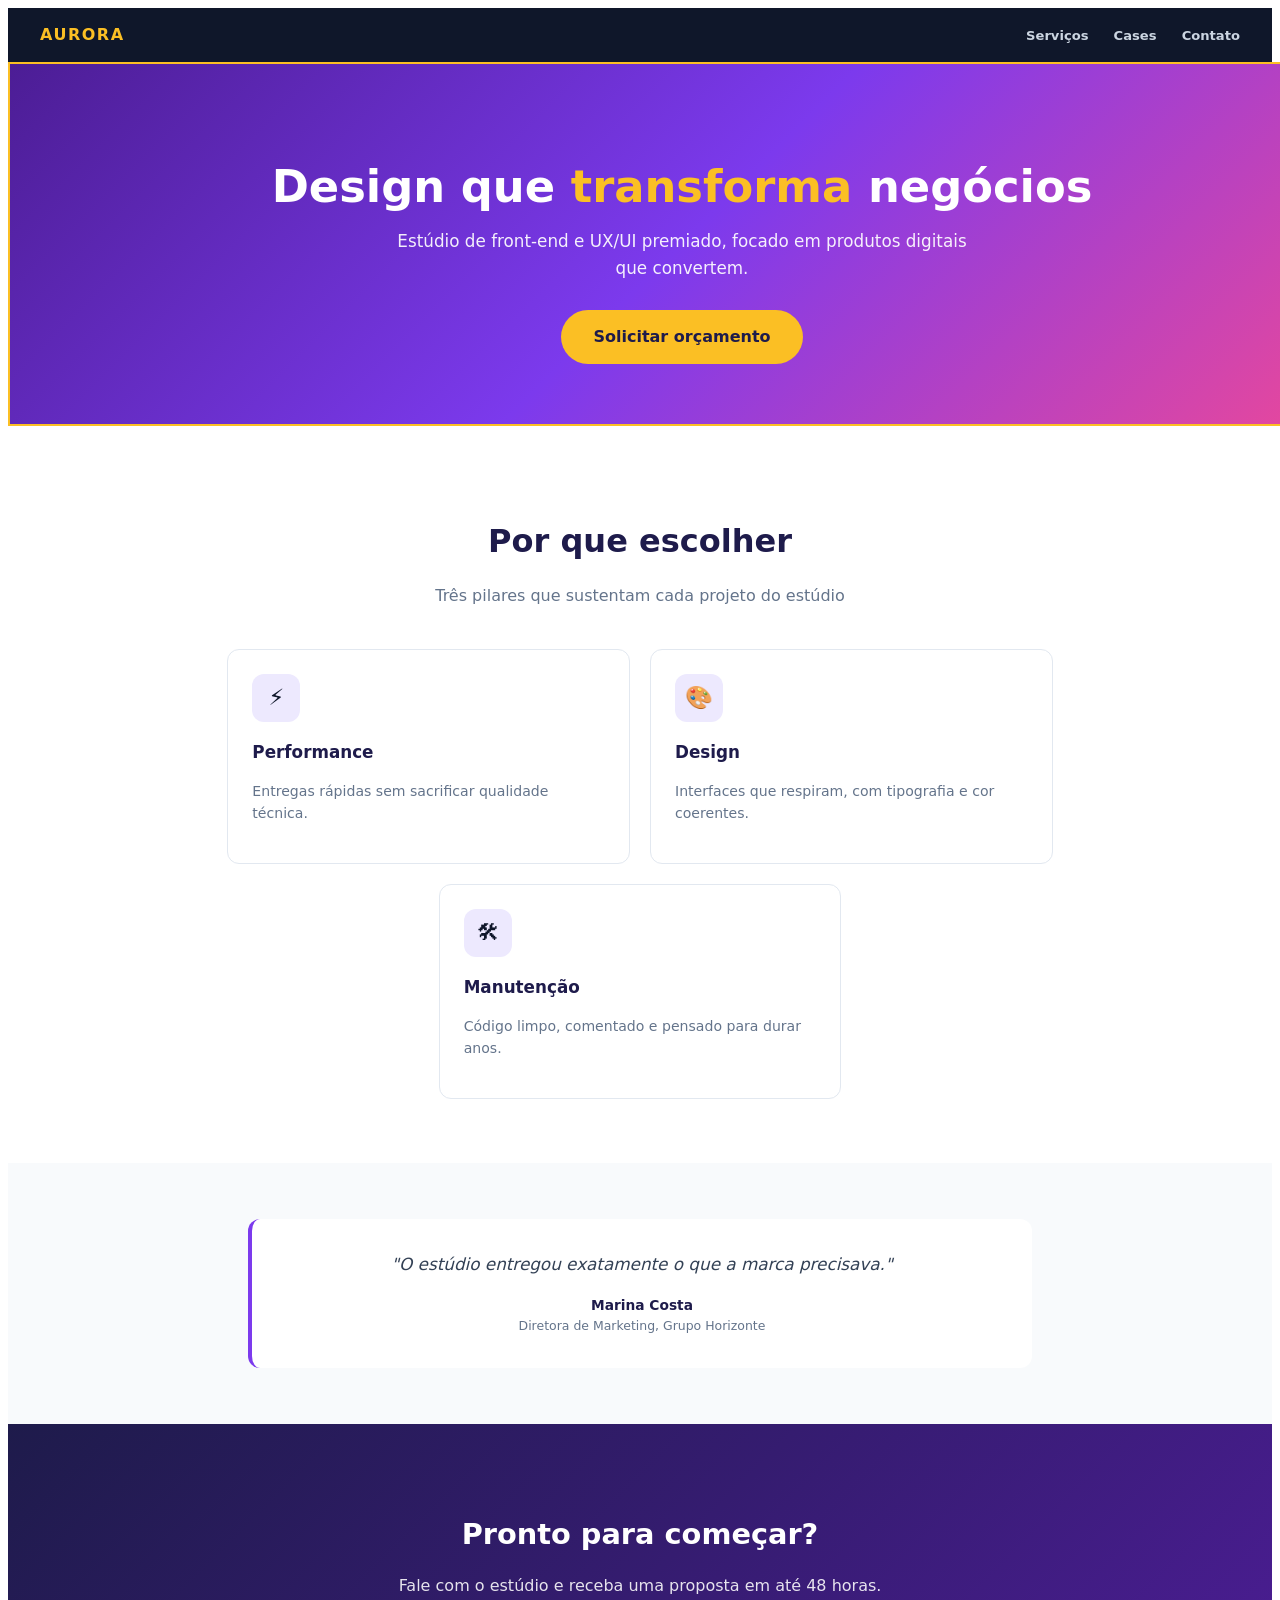
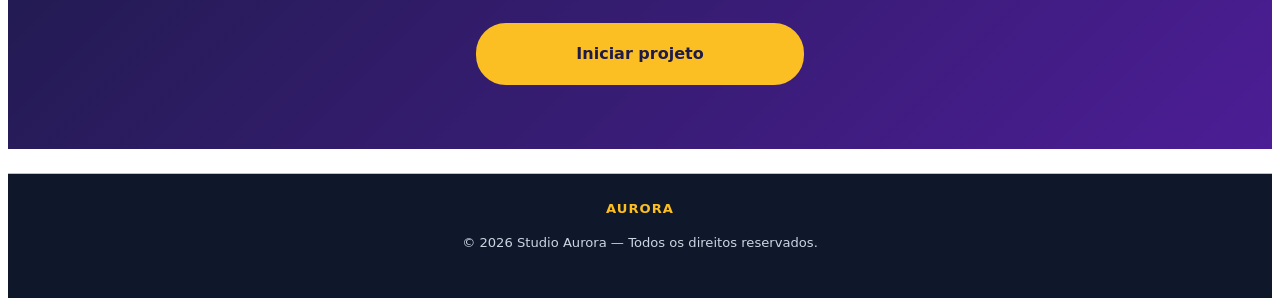
<file: aurora/index.html>
<!DOCTYPE html>
<html lang="pt-BR">

<head>
    <meta charset="UTF-8">
    <title>Studio Aurora</title>
    <link rel="stylesheet" href="style.css">
</head>

<body>
    <header class="topo">
        <span class="marca">AURORA</span>
        <nav>
            <a href="#">Serviços</a>
            <a href="#">Cases</a>
            <a href="#">Contato</a>
        </nav>
    </header>

    <section class="hero">
        <h1>Design que <span>transforma</span> negócios</h1>
        <p>Estúdio de front-end e UX/UI premiado, focado em produtos digitais que convertem.</p>
        <a href="#" class="cta">Solicitar orçamento</a>
    </section>

    <section class="secao">
        <div class="secao-titulo">
            <h2>Por que escolher</h2>
            <p>Três pilares que sustentam cada projeto do estúdio</p>
        </div>
        <div class="features">
            <div class="feature">
                <div class="feature-icone">⚡</div>
                <h3>Performance</h3>
                <p>Entregas rápidas sem sacrificar qualidade técnica.</p>
            </div>
            <div class="feature">
                <div class="feature-icone">🎨</div>
                <h3>Design</h3>
                <p>Interfaces que respiram, com tipografia e cor coerentes.</p>
            </div>
            <div class="feature">
                <div class="feature-icone">🛠</div>
                <h3>Manutenção</h3>
                <p>Código limpo, comentado e pensado para durar anos.</p>
            </div>
        </div>
    </section>

    <div class="depoimento-wrap">
        <div class="depoimento">
            "O estúdio entregou exatamente o que a marca precisava."
            <span class="autor">Marina Costa<small>Diretora de Marketing, Grupo Horizonte</small></span>
        </div>
    </div>

    <section class="cta-final-wrap">
        <h2>Pronto para começar?</h2>
        <p>Fale com o estúdio e receba uma proposta em até 48 horas.</p>
        <a href="#" class="cta-final">Iniciar projeto</a>
    </section>

    <footer class="rodape">
        <div class="marca-rodape">AURORA</div>
        <p>© 2026 Studio Aurora — Todos os direitos reservados.</p>
    </footer>
</body>

</html>
</file>
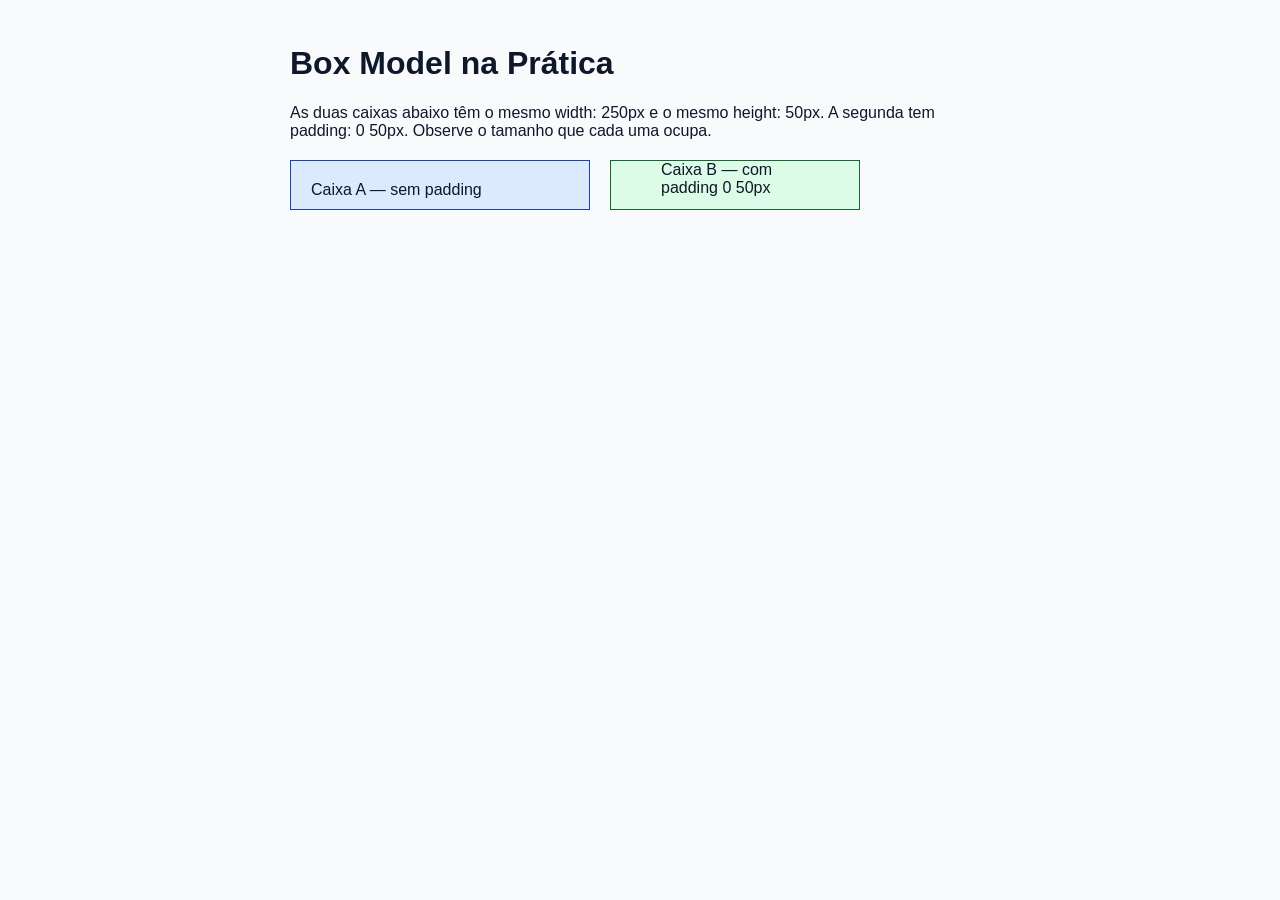
<file: cartao-pessoal/index.html>
<!DOCTYPE html>
<html lang="pt-BR">

<head>
    <meta charset="UTF-8">
    <title>Box Model na Prática</title>
    <link rel="stylesheet" href="style.css">
</head>

<body>
    <main class="pagina">
        <h1>Box Model na Prática</h1>
        <section class="explicacao">
            <p>As duas caixas abaixo têm o mesmo width: 250px e o mesmo height: 50px. A segunda tem padding: 0 50px.
                Observe o tamanho que cada uma ocupa.</p>
        </section>
        <section class="comparador">
            <div class="caixa-a">Caixa A — sem padding</div>
            <div class="caixa-b">Caixa B — com padding 0 50px</div>
        </section>
    </main>
</body>

</html>
</file>
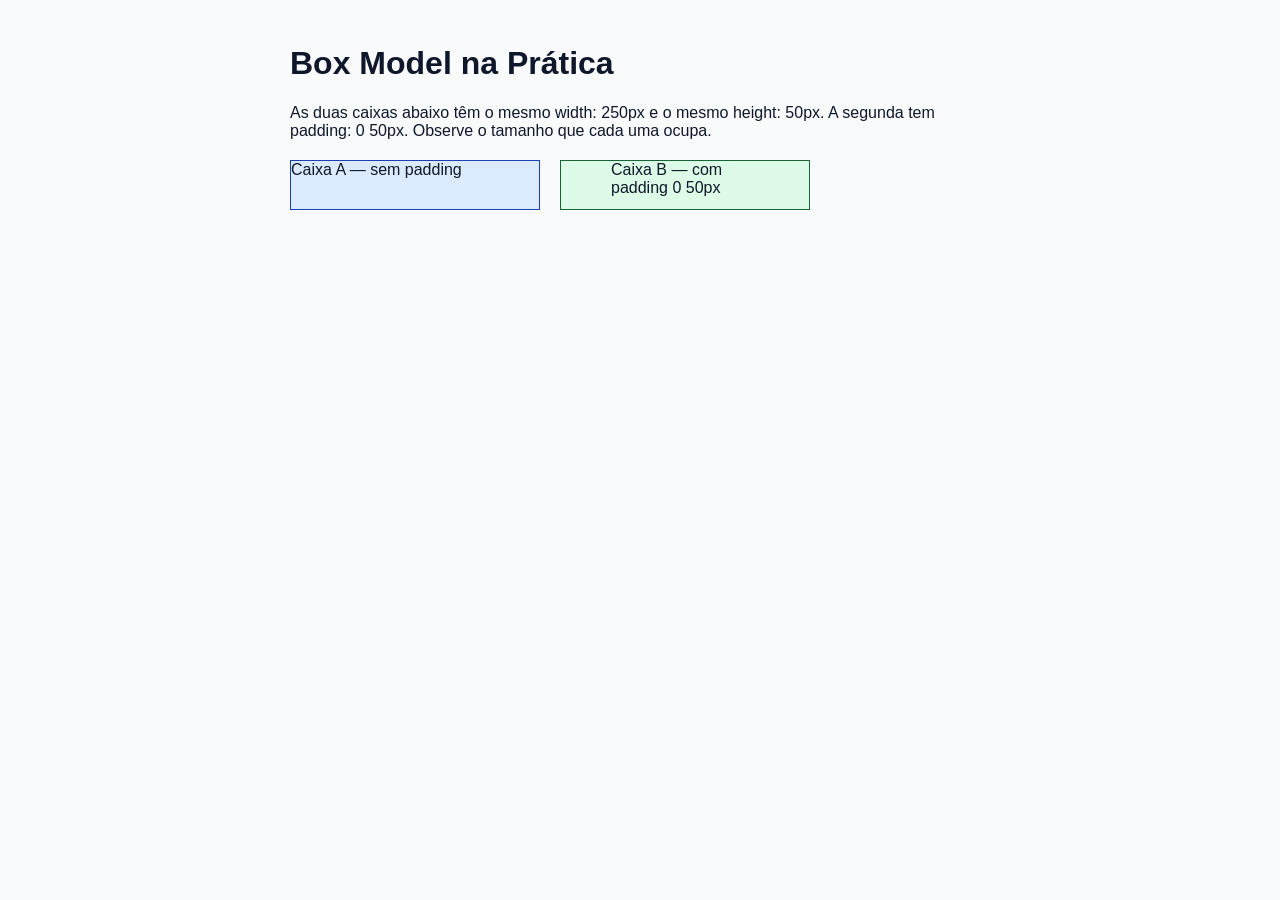
<file: box-model/projeto_caixa.html>
<!DOCTYPE html>
<html lang="pt-BR">

<head>
    <meta charset="UTF-8">
    <title>Box Model na Prática</title>
    <link rel="stylesheet" href="style-border-box.css">
</head>

<body>
    <main class="pagina">
        <h1>Box Model na Prática</h1>
        <section class="explicacao">
            <p>As duas caixas abaixo têm o mesmo width: 250px e o mesmo height: 50px. A segunda tem padding: 0 50px.
                Observe o tamanho que cada uma ocupa.</p>
        </section>
        <section class="comparador">
            <div class="caixa-a">Caixa A — sem padding</div>
            <div class="caixa-b">Caixa B — com padding 0 50px</div>
        </section>
    </main>
</body>

</html>
</file>
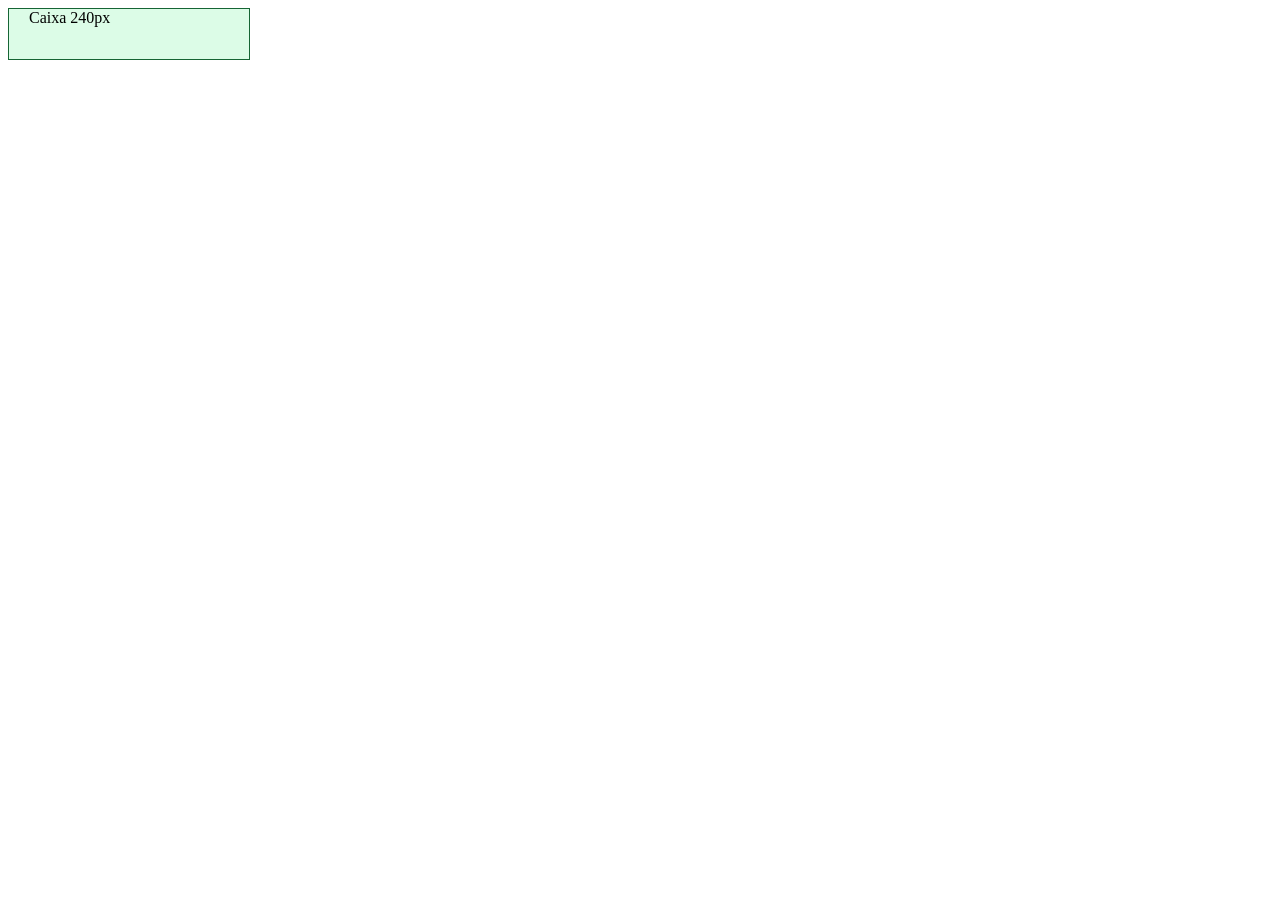
<file: desafios/desafio-01.html>
<!DOCTYPE html>
<html lang="pt-BR">

<head>
    <meta charset="UTF-8">
    <meta name="viewport" content="width=device-width, initial-scale=1.0">
    <title>Desafio 01 - Caixa que cresce 40px</title>
    <link rel="stylesheet" href="desafio-01.css">
</head>

<body>
    <div class="caixa">Caixa 240px</div>
</body>

</html>
</file>
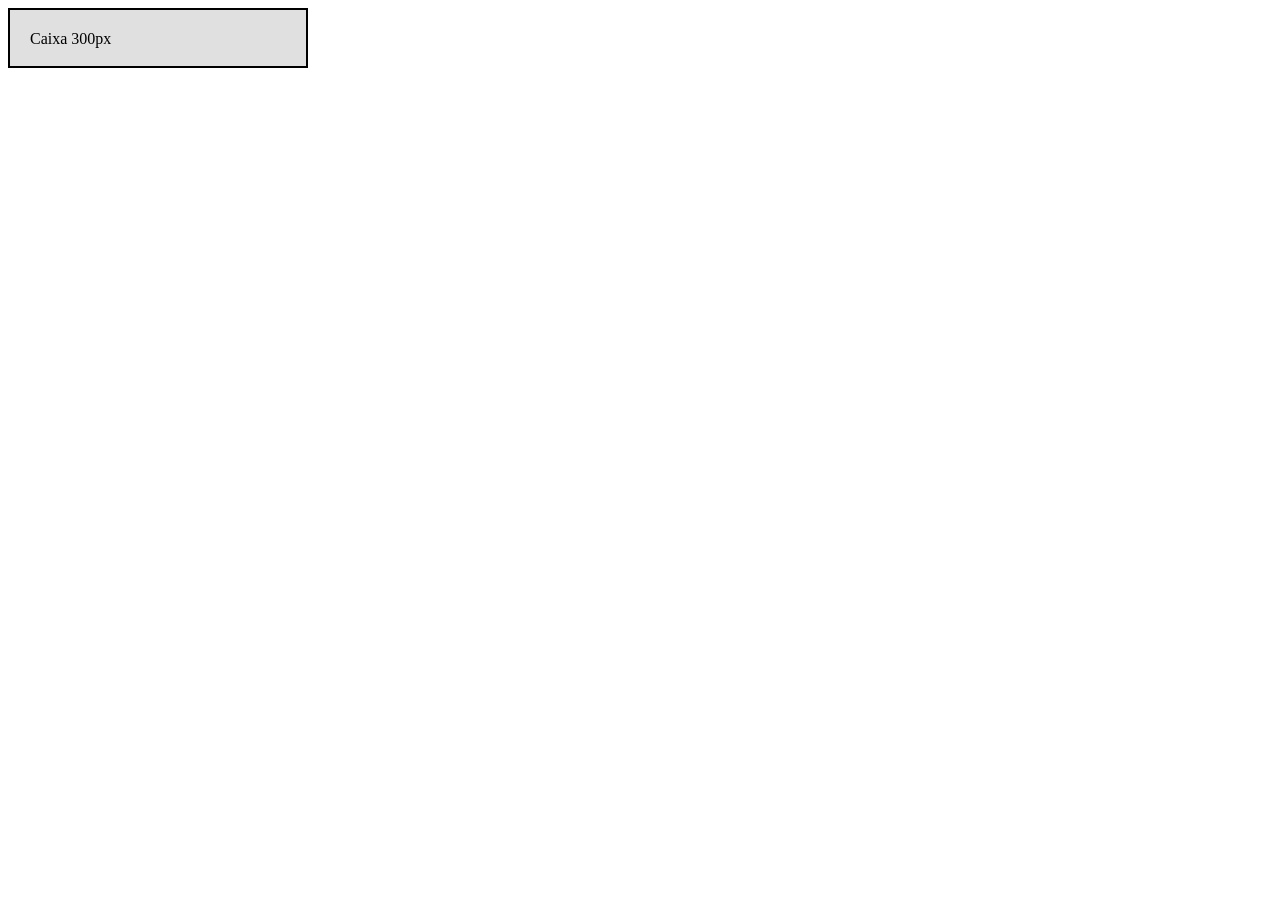
<file: desafios/desafio-02.html>
<!DOCTYPE html>
<html lang="pt-BR">

<head>
    <meta charset="UTF-8">
    <meta name="viewport" content="width=device-width, initial-scale=1.0">
    <title>Desafio 02 - Caixa que NÃO cresce</title>
    <link rel="stylesheet" href="desafio-02.css">
</head>

<body>
    <div class="caixa-fixa">Caixa 300px</div>
</body>

</html>
</file>
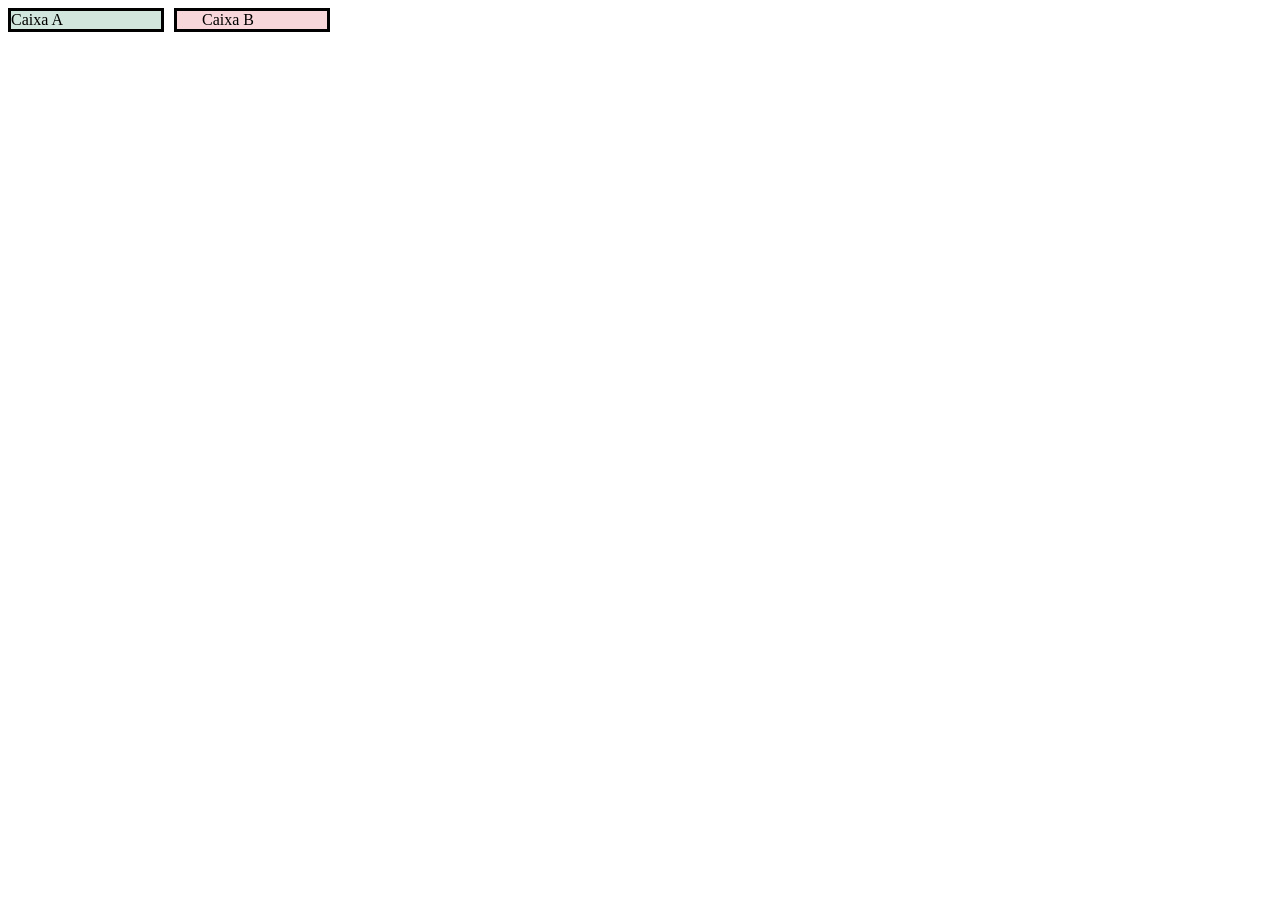
<file: desafios/desafio-03.html>
<!DOCTYPE html>
<html lang="pt-BR">

<head>
    <meta charset="UTF-8">
    <meta name="viewport" content="width=device-width, initial-scale=1.0">
    <title>Desafio 03 - Duas caixas alinhadas</title>
    <link rel="stylesheet" href="desafio-03.css">
</head>

<body>
    <div class="container">
        <div class="caixa-a">Caixa A</div>
        <div class="caixa-b">Caixa B</div>
    </div>
</body>

</html>
</file>
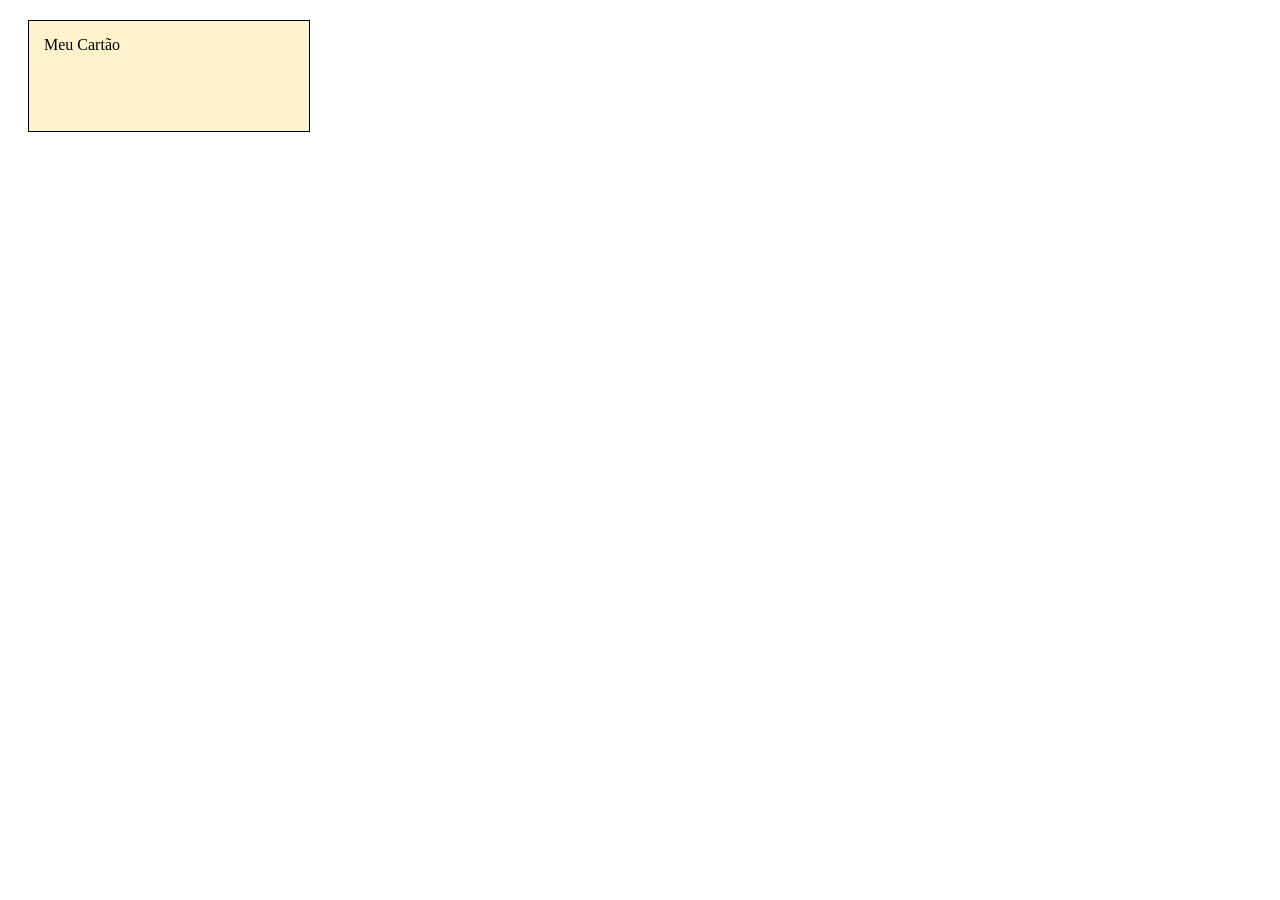
<file: desafios/desafio-04.html>
<!DOCTYPE html>
<html lang="pt-BR">

<head>
    <meta charset="UTF-8">
    <meta name="viewport" content="width=device-width, initial-scale=1.0">
    <title>Desafio 04 - Cartão com margem externa</title>
    <link rel="stylesheet" href="desafio-04.css">
</head>

<body>
    <div class="cartao">Meu Cartão</div>
</body>

</html>
</file>
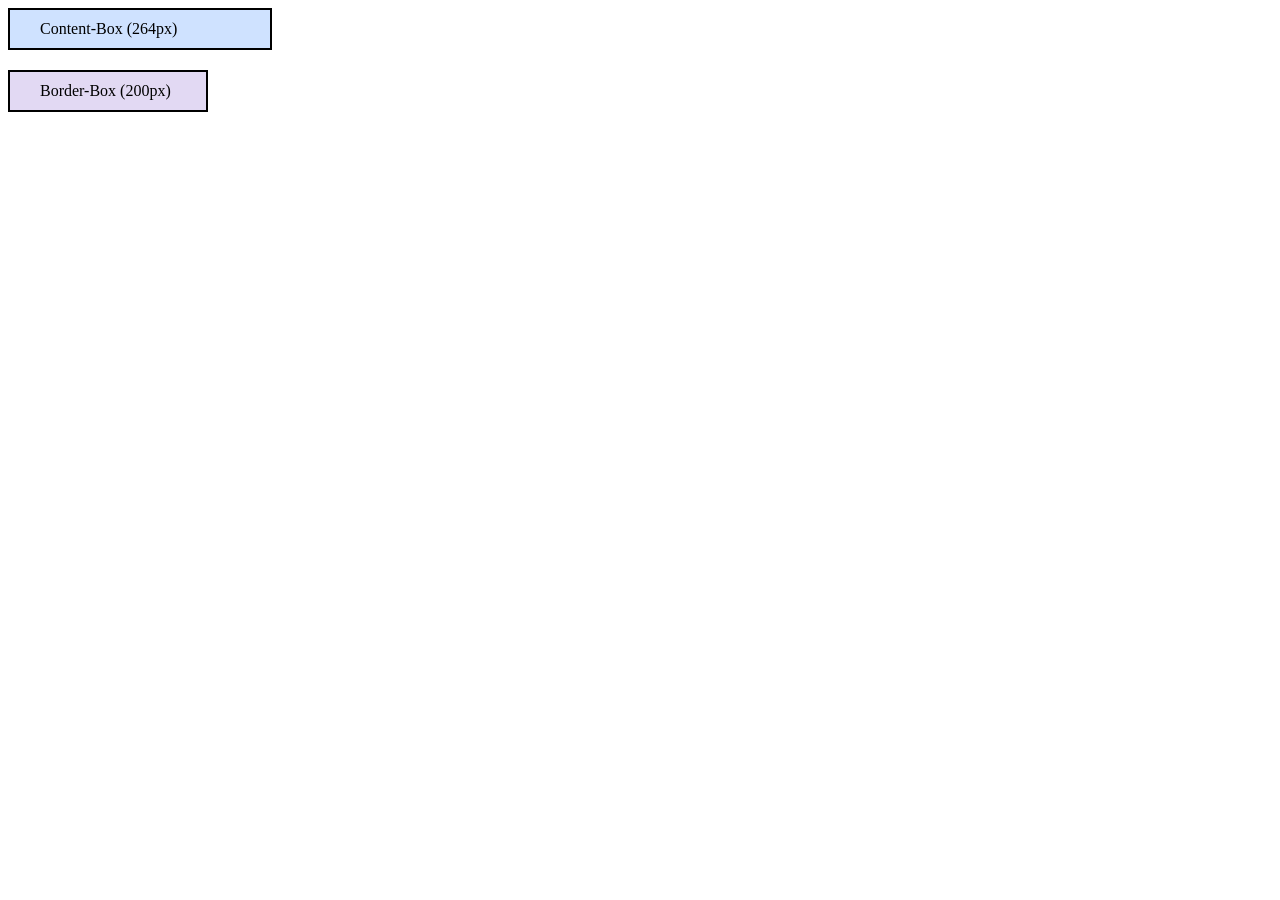
<file: desafios/desafio-05.html>
<!DOCTYPE html>
<html lang="pt-BR">

<head>
    <meta charset="UTF-8">
    <meta name="viewport" content="width=device-width, initial-scale=1.0">
    <title>Desafio 05 - Os dois modos</title>
    <link rel="stylesheet" href="desafio-05.css">
</head>

<body>
    <div class="caixa padrao">Content-Box (264px)</div>
    <div class="caixa alterada">Border-Box (200px)</div>
</body>

</html>
</file>
<file: aurora/style.css>
body {
    font-family: Inter, "Segoe UI", system-ui, sans-serif;
    color: #0f172a;
    background: #ffffff;
    line-height: 1.6;
}

.topo {
    background: #0f172a;
    color: #ffffff;
    padding: 14px 32px;
    display: flex;
    justify-content: space-between;
    align-items: center;
}

.topo .marca {
    font-weight: 800;
    letter-spacing: 1.5px;
    font-size: 1rem;
    color: #fbbf24;
}

.topo nav a {
    color: #cbd5e1;
    text-decoration: none;
    margin-left: 20px;
    font-weight: 600;
    font-size: 0.82rem;
}


.hero {
    background: linear-gradient(135deg, #4c1d95 0%, #7c3aed 50%, #ec4899 100%);
    color: #ffffff;
    padding: 60px 40px;
    width: 100%;
    border: 2px solid #fbbf24;
    text-align: center;
}

.hero h1 {
    font-size: 2.8rem;
    font-weight: 800;
    line-height: 1.15;
    margin-bottom: 16px;
}

.hero h1 span {
    color: #fbbf24;
}

.hero p {
    font-size: 1.05rem;
    max-width: 600px;
    margin: 0 auto 28px;
    opacity: 0.92;
}

.hero .cta {
    display: inline-block;
    background: #fbbf24;
    color: #1e1b4b;
    padding: 14px 32px;
    border-radius: 30px;
    font-weight: 800;
    text-decoration: none;
}

.secao {
    padding: 64px 32px;
    max-width: 1100px;
    margin: 0 auto;
}

.secao-titulo {
    text-align: center;
    margin-bottom: 40px;
}

.secao-titulo h2 {
    font-size: 2rem;
    font-weight: 800;
    color: #1e1b4b;
    margin-bottom: 8px;
}

.secao-titulo p {
    color: #64748b;
}

.features {
    display: flex;
    gap: 20px;
    flex-wrap: wrap;
    justify-content: center;
}


.feature {
    width: calc(33.333% - 14px);
    padding: 24px;
    border: 1px solid #e2e8f0;
    border-radius: 12px;
    background: #ffffff;
}

.feature-icone {
    width: 48px;
    height: 48px;
    border-radius: 12px;
    background: #ede9fe;
    display: flex;
    align-items: center;
    justify-content: center;
    font-size: 1.4rem;
    margin-bottom: 14px;
}

.feature h3 {
    font-size: 1.05rem;
    font-weight: 800;
    color: #1e1b4b;
    margin-bottom: 6px;
}

.feature p {
    font-size: 0.88rem;
    color: #64748b;
}

.depoimento-wrap {
    background: #f8fafc;
    padding: 56px 32px;
}


.depoimento {
    max-width: 700px;
    margin: 0 auto;
    text-align: center;
    padding: 32px 40px;
    background: #ffffff;
    border-left: 4px solid #7c3aed;
    border-radius: 12px;
    font-size: 1.05rem;
    font-style: italic;
    color: #334155;
}

.depoimento .autor {
    display: block;
    margin-top: 16px;
    font-style: normal;
    font-weight: 800;
    color: #1e1b4b;
    font-size: 0.86rem;
}

.depoimento .autor small {
    display: block;
    font-weight: 400;
    color: #64748b;
    font-size: 0.78rem;
}

.cta-final-wrap {
    background: linear-gradient(135deg, #1e1b4b 0%, #4c1d95 100%);
    padding: 64px 32px;
    text-align: center;
    color: #ffffff;
}

.cta-final-wrap h2 {
    font-size: 1.8rem;
    font-weight: 800;
    margin-bottom: 10px;
}

.cta-final-wrap p {
    opacity: 0.88;
    margin-bottom: 24px;
}

.cta-final {
    display: inline-block;
    width: 260px;
    padding: 16px 32px;
    border: 2px solid #fbbf24;
    background: #fbbf24;
    color: #1e1b4b;
    border-radius: 30px;
    font-weight: 800;
    text-decoration: none;
}


.rodape {
    background: #0f172a;
    color: #cbd5e1;
    padding: 32px;
    padding-top: 24px;
    border-top: 1px solid #fbbf24;
    text-align: center;
    font-size: 0.82rem;
    margin-top: 24px;
}

.rodape .marca-rodape {
    color: #fbbf24;
    font-weight: 800;
    letter-spacing: 1px;
    margin-bottom: 4px;
}
</file>
<file: cartao-pessoal/style.css>
body {
    font-family: Arial, sans-serif;
    background: #f8fafc;
    margin: 0;
    padding: 24px;
    color: #0f172a;
}

.pagina {
    max-width: 700px;
    margin: 0 auto;
}

.explicacao {
    margin-bottom: 20px;
}

.comparador {
    display: flex;
    gap: 20px;
    align-items: flex-start;
}

.caixa-a {
    box-sizing: border-box;
    width: 300px;
    height: 50px;
    padding: 20px;
    border: 2px solid #333;
    background: #dbeafe;
    border: 1px solid #1e40af;
}

.caixa-b {
    box-sizing: border-box;
    width: 250px;
    height: 50px;
    padding: 0 50px;
    background: #dcfce7;
    border: 1px solid #166534;
}
</file>
<file: box-model/style-border-box.css>
body {
    font-family: Arial, sans-serif;
    background: #f8fafc;
    margin: 0;
    padding: 24px;
    color: #0f172a;
}

.pagina {
    max-width: 700px;
    margin: 0 auto;
}

.explicacao {
    margin-bottom: 20px;
}

.comparador {
    display: flex;
    gap: 20px;
    align-items: flex-start;
}

.caixa-a {
    box-sizing: border-box;
    width: 250px;
    height: 50px;
    background: #dbeafe;
    border: 1px solid #1e40af;
}

.caixa-b {
    box-sizing: border-box;
    width: 250px;
    height: 50px;
    padding: 0 50px;
    background: #dcfce7;
    border: 1px solid #166534;
}
</file>
<file: desafios/desafio-01.css>
.caixa {
    width: 200px;
    height: 50px;
    padding: 0 20px;
    border: 1px solid #166534;
    background: #dcfce7;
}
</file>
<file: desafios/desafio-02.css>
.caixa-fixa {
    box-sizing: border-box;
    width: 300px;
    height: 60px;
    padding: 20px;
    border: 2px solid black;
    background-color: #e0e0e0;
}
</file>
<file: desafios/desafio-03.css>
.container {
    display: flex;
    gap: 10px;
}

.caixa-a {
    width: 150px;
    padding: 0;
    border: 3px solid black;
    background-color: #d1e7dd;
}

.caixa-b {
    box-sizing: border-box;
    width: 156px;
    padding: 0 25px;
    border: 3px solid black;
    background-color: #f8d7da;
}
</file>
<file: desafios/desafio-04.css>
.cartao {
    box-sizing: content-box;
    width: 250px;
    height: 80px;
    padding: 15px;
    border: 1px solid black;
    margin: 20px;
    background-color: #fff3cd;
}
</file>
<file: desafios/desafio-05.css>
.caixa {
    width: 200px;
    padding: 10px 30px;
    border: 2px solid black;
    margin-bottom: 20px;
}

.padrao {
    box-sizing: content-box;
    background-color: #cfe2ff;
}

.alterada {
    box-sizing: border-box;
    background-color: #e2d9f3;
}
</file>
